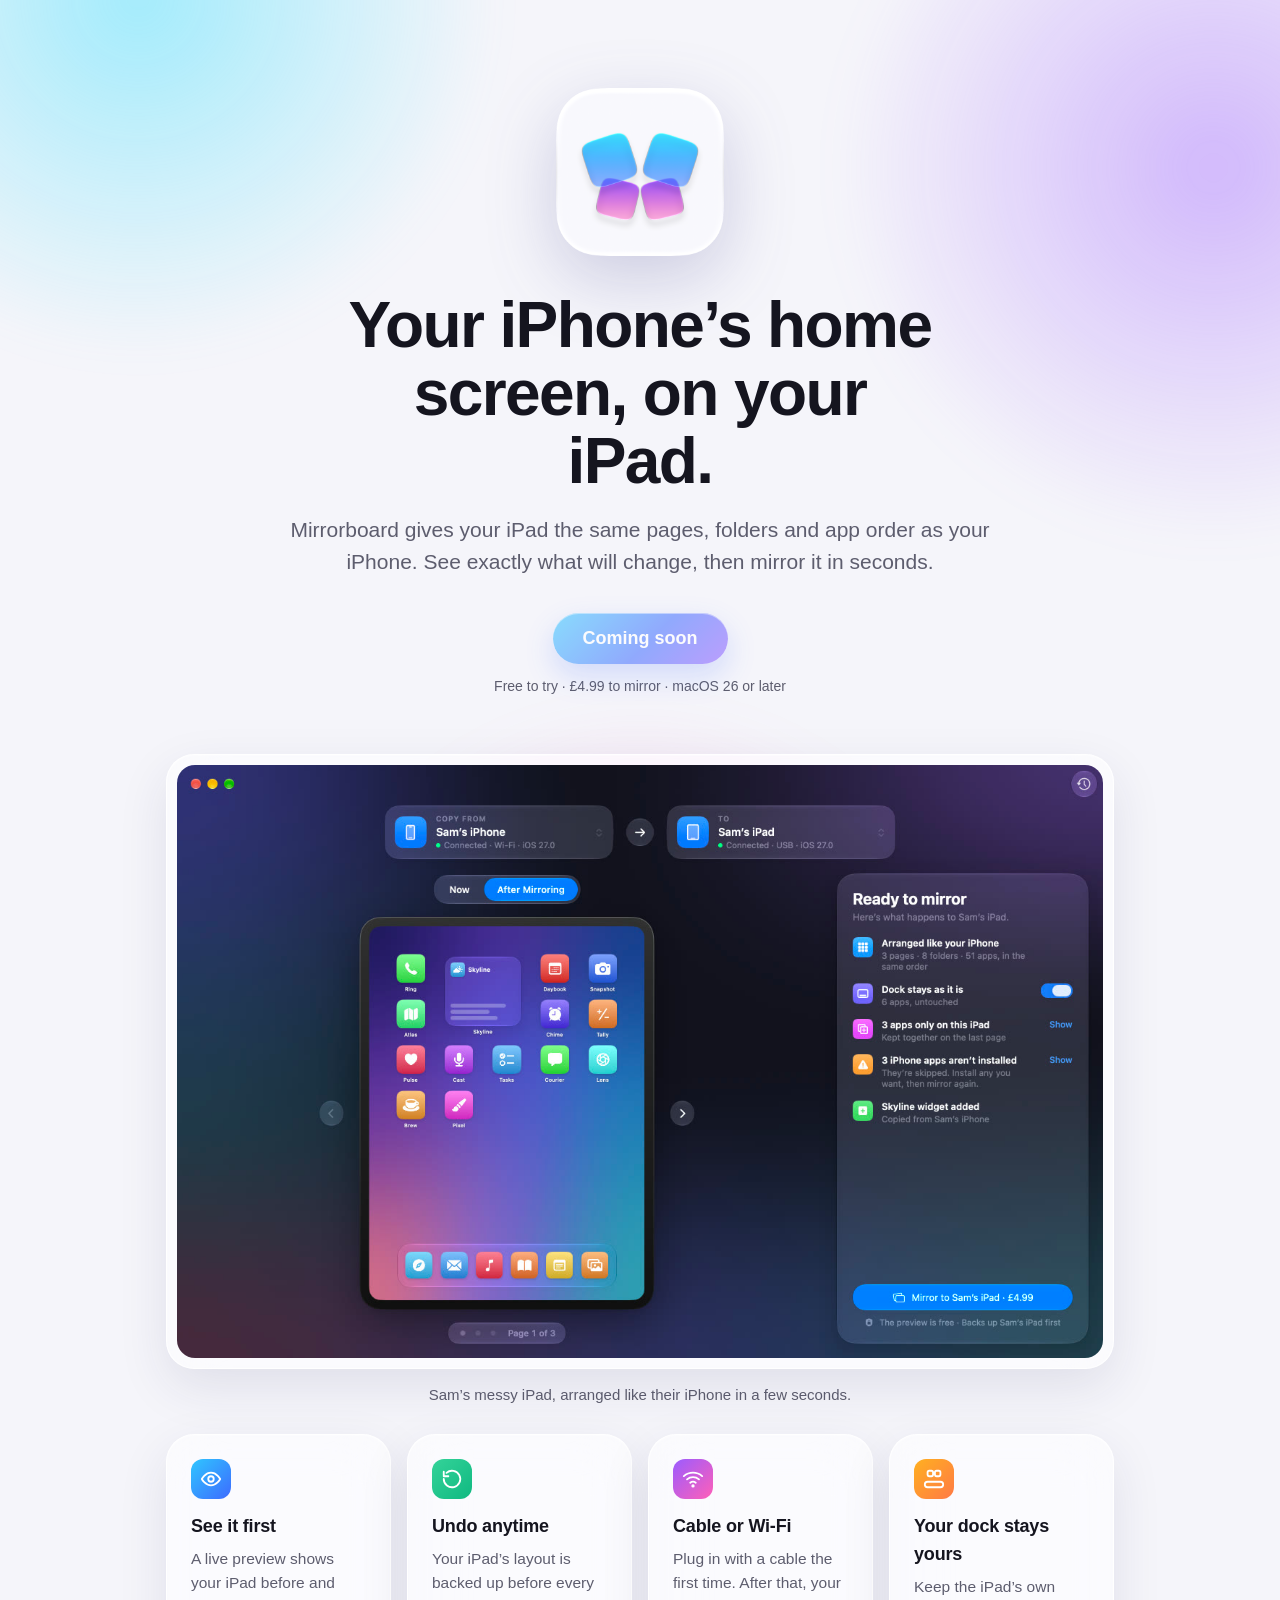
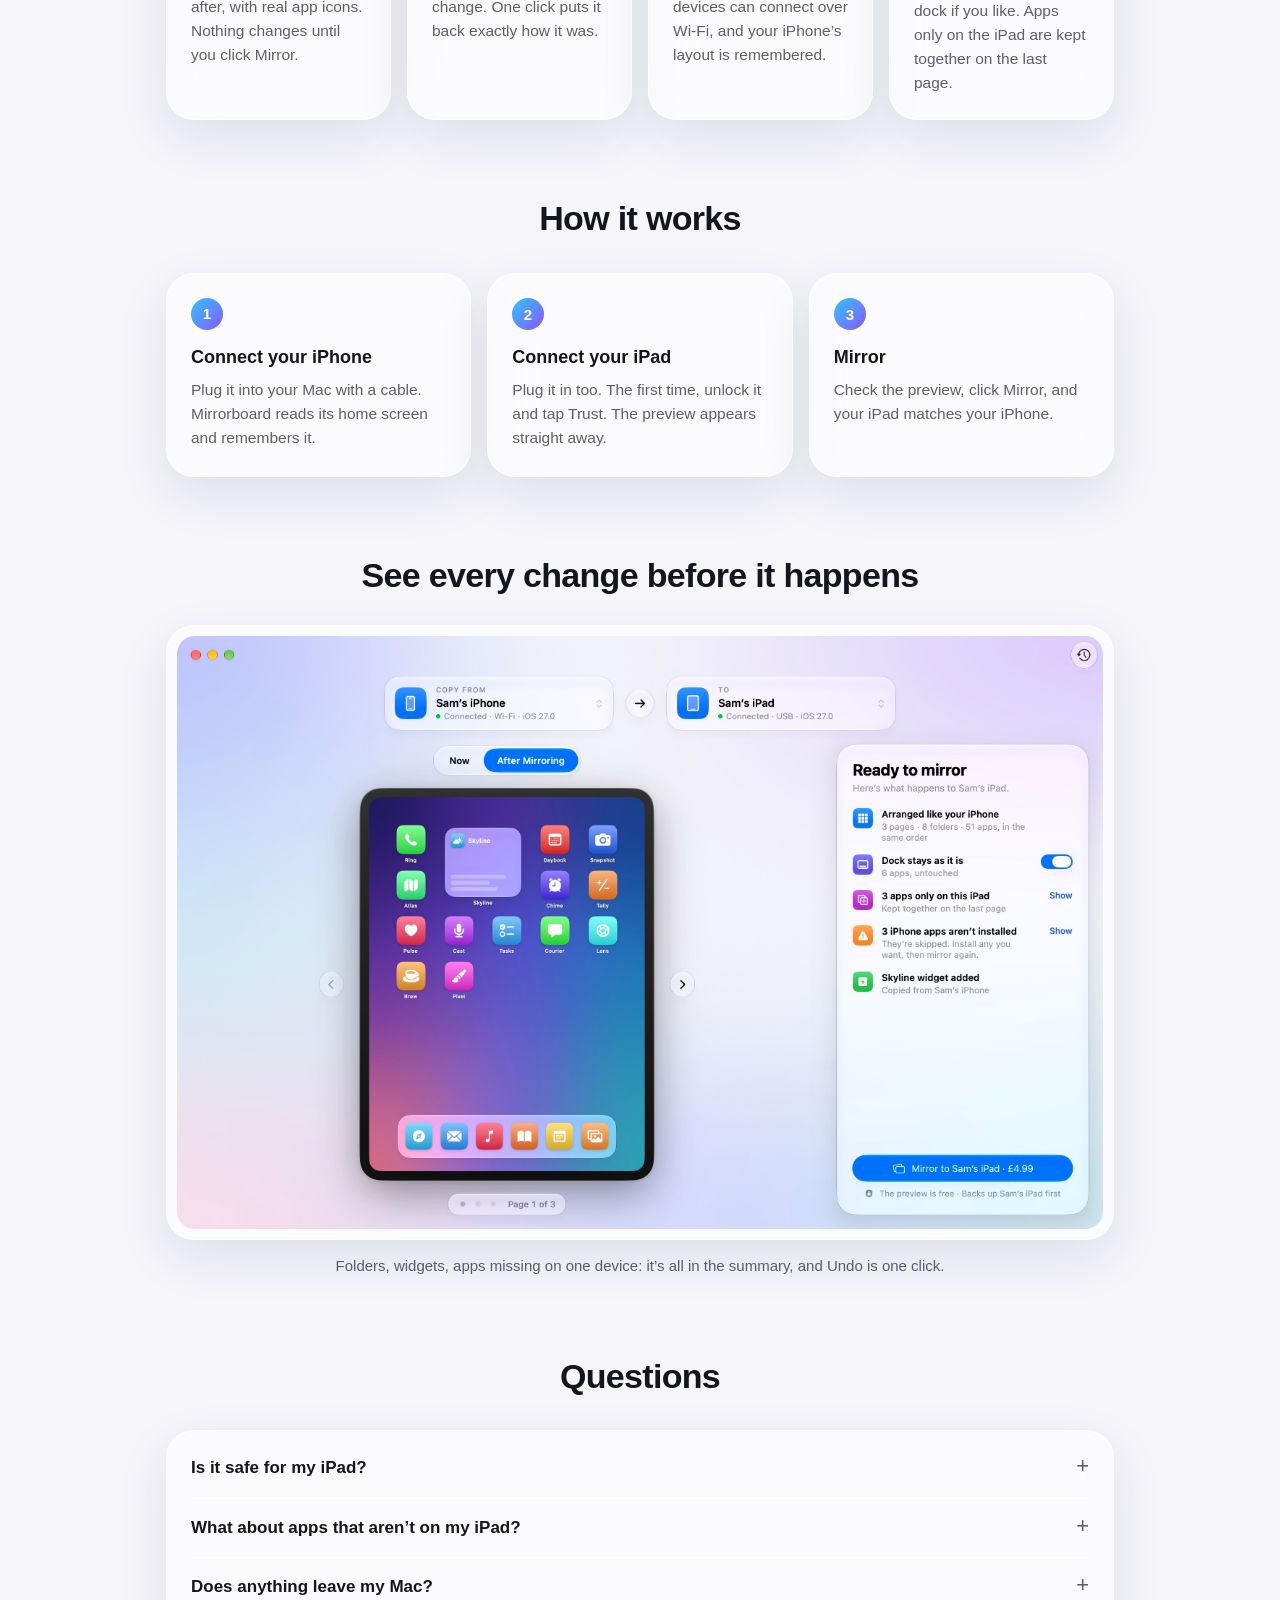
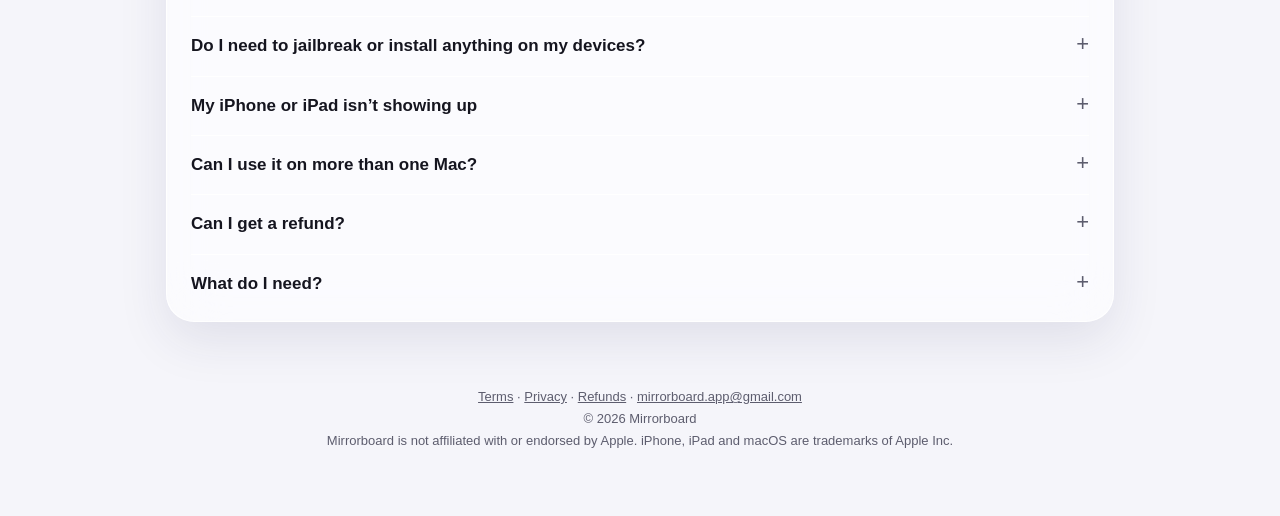
<file: index.html>
<!doctype html>
<html lang="en">
<head>
<meta charset="utf-8">
<meta name="viewport" content="width=device-width, initial-scale=1">
<title>Mirrorboard</title>
<meta name="description" content="Give your iPad the same home screen as your iPhone: the same pages, folders and app order. Preview it first, then mirror in seconds.">
<meta property="og:title" content="Mirrorboard">
<meta property="og:description" content="Your iPhone's home screen, on your iPad.">
<meta property="og:image" content="icon.png">
<link rel="icon" href="favicon.png">
<style>
  :root {
    --bg: #f5f5fa;
    --text: #15151f;
    --muted: #5d5d6e;
    --card: rgba(255, 255, 255, 0.58);
    --card-edge: rgba(255, 255, 255, 0.85);
    --shadow: 0 18px 50px rgba(40, 40, 90, 0.10);
    --blob-a: rgba(61, 224, 255, 0.45);
    --blob-b: rgba(155, 92, 255, 0.40);
    --blob-c: rgba(255, 95, 184, 0.30);
  }
  @media (prefers-color-scheme: dark) {
    :root {
      --bg: #0b0b12;
      --text: #f2f2f7;
      --muted: #a3a3b5;
      --card: rgba(255, 255, 255, 0.06);
      --card-edge: rgba(255, 255, 255, 0.14);
      --shadow: 0 18px 50px rgba(0, 0, 0, 0.45);
      --blob-a: rgba(61, 224, 255, 0.22);
      --blob-b: rgba(155, 92, 255, 0.26);
      --blob-c: rgba(255, 95, 184, 0.16);
    }
  }
  * { box-sizing: border-box; }
  html { -webkit-text-size-adjust: 100%; }
  body {
    margin: 0;
    background: var(--bg);
    color: var(--text);
    font: 17px/1.55 -apple-system, BlinkMacSystemFont, "SF Pro Text", "Helvetica Neue", sans-serif;
    -webkit-font-smoothing: antialiased;
    overflow-x: hidden;
  }
  /* soft colour behind everything, so the glass has something to catch */
  .glow {
    position: fixed; inset: -20vmax; z-index: -1; pointer-events: none;
    background:
      radial-gradient(40vmax 40vmax at 22% 18%, var(--blob-a), transparent 70%),
      radial-gradient(42vmax 42vmax at 82% 30%, var(--blob-b), transparent 70%),
      radial-gradient(38vmax 38vmax at 50% 92%, var(--blob-c), transparent 70%);
    filter: blur(20px);
  }
  main { max-width: 980px; margin: 0 auto; padding: 0 16px 64px; }
  .glass {
    background: var(--card);
    border: 1px solid var(--card-edge);
    box-shadow: var(--shadow), inset 0 1px 0 rgba(255, 255, 255, 0.35);
    backdrop-filter: blur(28px) saturate(170%);
    -webkit-backdrop-filter: blur(28px) saturate(170%);
    border-radius: 28px;
  }

  header { text-align: center; padding: 88px 0 56px; }
  .icon { width: 168px; height: 168px; filter: drop-shadow(0 22px 34px rgba(60, 60, 140, 0.22)); }
  h1 {
    font: 700 clamp(38px, 6.4vw, 64px)/1.06 -apple-system, BlinkMacSystemFont, "SF Pro Display", sans-serif;
    letter-spacing: -0.025em; margin: 28px auto 18px; max-width: 17ch;
  }
  .lede { color: var(--muted); font-size: clamp(18px, 2.2vw, 21px); max-width: 34em; margin: 0 auto; }
  .cta { margin-top: 34px; display: flex; flex-direction: column; align-items: center; gap: 12px; }
  .button {
    display: inline-flex; align-items: center; gap: 10px;
    padding: 15px 30px; border-radius: 999px; border: 0;
    font: 600 18px -apple-system, BlinkMacSystemFont, sans-serif; color: #fff; text-decoration: none;
    background: linear-gradient(135deg, #2fc6ff, #3d6bff 55%, #8b55ff);
    box-shadow: 0 12px 30px rgba(61, 107, 255, 0.35), inset 0 1px 0 rgba(255, 255, 255, 0.45);
    transition: transform 0.15s ease, box-shadow 0.15s ease;
  }
  .button:hover { transform: translateY(-1px); box-shadow: 0 16px 36px rgba(61, 107, 255, 0.42), inset 0 1px 0 rgba(255, 255, 255, 0.45); }
  .button[aria-disabled="true"] { opacity: 0.55; pointer-events: none; }
  .fine { color: var(--muted); font-size: 14px; }

  section { margin-top: 28px; }
  /* the card hugs the window: its corner is the window's corner plus the gap between them */
  .showcase { --gap: clamp(5px, 1.1vw, 10px); --inner: clamp(7px, 2vw, 18px); padding: var(--gap); margin-top: 0; border-radius: calc(var(--inner) + var(--gap)); }
  .showcase video, .showcase img { display: block; width: 100%; height: auto; border-radius: var(--inner); }
  .caption { text-align: center; color: var(--muted); font-size: 15px; margin: 14px 0 0; }
  .features { display: grid; grid-template-columns: repeat(auto-fit, minmax(210px, 1fr)); gap: 16px; }
  .feature { padding: 24px; }
  .feature .symbol {
    width: 40px; height: 40px; border-radius: 12px; display: grid; place-items: center;
    color: #fff; margin-bottom: 14px;
  }
  .feature .symbol svg { width: 22px; height: 22px; fill: none; stroke: currentColor; stroke-width: 2; stroke-linecap: round; stroke-linejoin: round; }
  .feature h3 { margin: 0 0 6px; font-size: 18px; letter-spacing: -0.01em; }
  .feature p { margin: 0; color: var(--muted); font-size: 15.5px; }

  h2 { font-size: clamp(26px, 3.4vw, 34px); letter-spacing: -0.02em; text-align: center; margin: 72px 0 24px; }
  .steps { display: grid; grid-template-columns: repeat(auto-fit, minmax(240px, 1fr)); gap: 16px; counter-reset: step; }
  .step { padding: 24px 24px 26px; position: relative; }
  .step::before {
    counter-increment: step; content: counter(step);
    display: grid; place-items: center; width: 32px; height: 32px; border-radius: 50%;
    background: linear-gradient(135deg, #2fc6ff, #8b55ff); color: #fff; font-weight: 700; font-size: 15px; margin-bottom: 14px;
  }
  .step h3 { margin: 0 0 6px; font-size: 18px; }
  .step p { margin: 0; color: var(--muted); font-size: 15.5px; }

  .faq { padding: 8px 24px; }
  details { border-bottom: 1px solid var(--card-edge); padding: 16px 0; }
  details:last-child { border-bottom: 0; }
  summary { cursor: pointer; font-weight: 600; list-style: none; display: flex; justify-content: space-between; gap: 16px; }
  summary::-webkit-details-marker { display: none; }
  summary::after { content: "+"; color: var(--muted); font-weight: 400; font-size: 22px; line-height: 1; }
  details[open] summary::after { content: "–"; }
  details p { color: var(--muted); margin: 10px 0 0; font-size: 15.5px; }

  footer { text-align: center; color: var(--muted); font-size: 13px; margin-top: 64px; line-height: 1.7; }
  footer a { color: inherit; }
</style>
</head>
<body>
<div class="glow"></div>
<main>
  <header>
    <picture>
      <source srcset="icon-dark.png" media="(prefers-color-scheme: dark)">
      <img class="icon" src="icon.png" alt="Mirrorboard icon">
    </picture>
    <h1>Your iPhone’s home screen, on your iPad.</h1>
    <p class="lede">Mirrorboard gives your iPad the same pages, folders and app order as your iPhone. See exactly what will change, then mirror it in seconds.</p>
    <div class="cta">
      <a class="button" id="download" href="#" aria-disabled="true">Coming soon</a>
      <span class="fine" id="download-note">Free to try · £4.99 to mirror · macOS 26 or later</span>
    </div>
  </header>

  <section class="showcase glass">
    <video id="demo" autoplay muted loop playsinline poster="demo-poster.jpg"
           aria-label="Mirrorboard previewing an iPad, rearranging its home screen to match an iPhone, then mirroring it">
      <source src="demo.mp4" type="video/mp4">
    </video>
  </section>
  <p class="caption">Sam’s messy iPad, arranged like their iPhone in a few seconds.</p>

  <section class="features">
    <div class="feature glass">
      <div class="symbol" style="background: linear-gradient(135deg, #2fc6ff, #3d6bff)"><svg viewBox="0 0 24 24"><path d="M2 12s3.6-7 10-7 10 7 10 7-3.6 7-10 7S2 12 2 12z"/><circle cx="12" cy="12" r="3"/></svg></div>
      <h3>See it first</h3>
      <p>A live preview shows your iPad before and after, with real app icons. Nothing changes until you click Mirror.</p>
    </div>
    <div class="feature glass">
      <div class="symbol" style="background: linear-gradient(135deg, #34d399, #10b981)"><svg viewBox="0 0 24 24"><path d="M3 12a9 9 0 1 0 3-6.7"/><path d="M3 4v5h5"/></svg></div>
      <h3>Undo anytime</h3>
      <p>Your iPad’s layout is backed up before every change. One click puts it back exactly how it was.</p>
    </div>
    <div class="feature glass">
      <div class="symbol" style="background: linear-gradient(135deg, #9b5cff, #ff5fb8)"><svg viewBox="0 0 24 24"><path d="M2 8.8a15 15 0 0 1 20 0"/><path d="M5.5 12.4a10 10 0 0 1 13 0"/><path d="M9 16a5 5 0 0 1 6 0"/><circle cx="12" cy="19.5" r="0.8"/></svg></div>
      <h3>Cable or Wi‑Fi</h3>
      <p>Plug in with a cable the first time. After that, your devices can connect over Wi‑Fi, and your iPhone’s layout is remembered.</p>
    </div>
    <div class="feature glass">
      <div class="symbol" style="background: linear-gradient(135deg, #ffb020, #ff7a45)"><svg viewBox="0 0 24 24"><rect x="2" y="15" width="20" height="6" rx="3"/><rect x="5" y="3" width="6" height="6" rx="1.8"/><rect x="13" y="3" width="6" height="6" rx="1.8"/></svg></div>
      <h3>Your dock stays yours</h3>
      <p>Keep the iPad’s own dock if you like. Apps only on the iPad are kept together on the last page.</p>
    </div>
  </section>

  <h2>How it works</h2>
  <section class="steps">
    <div class="step glass"><h3>Connect your iPhone</h3><p>Plug it into your Mac with a cable. Mirrorboard reads its home screen and remembers it.</p></div>
    <div class="step glass"><h3>Connect your iPad</h3><p>Plug it in too. The first time, unlock it and tap Trust. The preview appears straight away.</p></div>
    <div class="step glass"><h3>Mirror</h3><p>Check the preview, click Mirror, and your iPad matches your iPhone.</p></div>
  </section>

  <h2>See every change before it happens</h2>
  <section class="showcase glass">
    <picture>
      <source srcset="screenshot-dark.jpg" media="(prefers-color-scheme: dark)">
      <img src="screenshot-light.jpg" alt="Mirrorboard showing an iPad's home screen after mirroring, with a summary of what will change" loading="lazy">
    </picture>
  </section>
  <p class="caption">Folders, widgets, apps missing on one device: it’s all in the summary, and Undo is one click.</p>

  <h2>Questions</h2>
  <section class="faq glass">
    <details>
      <summary>Is it safe for my iPad?</summary>
      <p>Mirrorboard only rearranges icons on the home screen; it never deletes apps or data. It saves a backup of the layout before every change, and Undo restores it.</p>
    </details>
    <details>
      <summary>What about apps that aren’t on my iPad?</summary>
      <p>They’re skipped, and Mirrorboard lists them for you. Install any you want, then mirror again to put them in their folders.</p>
    </details>
    <details>
      <summary>Does anything leave my Mac?</summary>
      <p>No. Your devices talk to your Mac directly. The only time Mirrorboard goes online is to check your licence and look for updates.</p>
    </details>
    <details>
      <summary>Do I need to jailbreak or install anything on my devices?</summary>
      <p>No. Mirrorboard uses the same connection your Mac already uses for Finder sync.</p>
    </details>
    <details>
      <summary>My iPhone or iPad isn’t showing up</summary>
      <p>The first time, connect it with a cable, unlock it and tap Trust. After that, Mirrorboard can offer to connect it over Wi‑Fi. Over Wi‑Fi, keep it on the same network as your Mac and either unlocked or charging: locked on battery, it drops off after a few seconds. If it still doesn’t appear, turn its Wi‑Fi off and on, or plug it in. A cable works even while it’s locked, except just after a restart, when it needs unlocking once.</p>
    </details>
    <details>
      <summary>Can I use it on more than one Mac?</summary>
      <p>Yes, one purchase works on up to three Macs. You can move it between them at any time.</p>
    </details>
    <details>
      <summary>Can I get a refund?</summary>
      <p>The preview is free, so you can see exactly what Mirrorboard will do before you buy; sales are final after that. If it doesn’t work with your devices, email <a href="mailto:mirrorboard.app@gmail.com">mirrorboard.app@gmail.com</a> and we’ll fix it or refund you. See the <a href="refunds.html">refund policy</a>.</p>
    </details>
    <details>
      <summary>What do I need?</summary>
      <p>A Mac with macOS 26 or later, and an iPhone and iPad on a recent version of iOS and iPadOS.</p>
    </details>
  </section>

  <footer>
    <a href="terms.html">Terms</a> · <a href="privacy.html">Privacy</a> · <a href="refunds.html">Refunds</a> · <a href="mailto:mirrorboard.app@gmail.com">mirrorboard.app@gmail.com</a><br>
    © 2026 Mirrorboard<br>
    Mirrorboard is not affiliated with or endorsed by Apple. iPhone, iPad and macOS are trademarks of Apple Inc.
  </footer>
</main>
<script>
  // people who prefer less motion get a still frame and the controls instead
  if (matchMedia("(prefers-reduced-motion: reduce)").matches) {
    const video = document.getElementById("demo");
    video.removeAttribute("autoplay");
    video.pause();
    video.controls = true;
  }
  // The button turns on by itself once the first release is published.
  fetch("https://api.github.com/repos/alisiddiq/mirrorboard-releases/releases/latest")
    .then(r => r.ok ? r.json() : Promise.reject())
    .then(release => {
      const dmg = (release.assets || []).find(a => a.name.endsWith(".dmg"));
      if (!dmg) return;
      const button = document.getElementById("download");
      button.href = dmg.browser_download_url;
      button.textContent = "Download for Mac";
      button.removeAttribute("aria-disabled");
      document.getElementById("download-note").textContent =
        `Version ${release.tag_name.replace(/^v/, "")} · Free to try · £4.99 to mirror · macOS 26 or later`;
    })
    .catch(() => {});
</script>
</body>
</html>
</file>
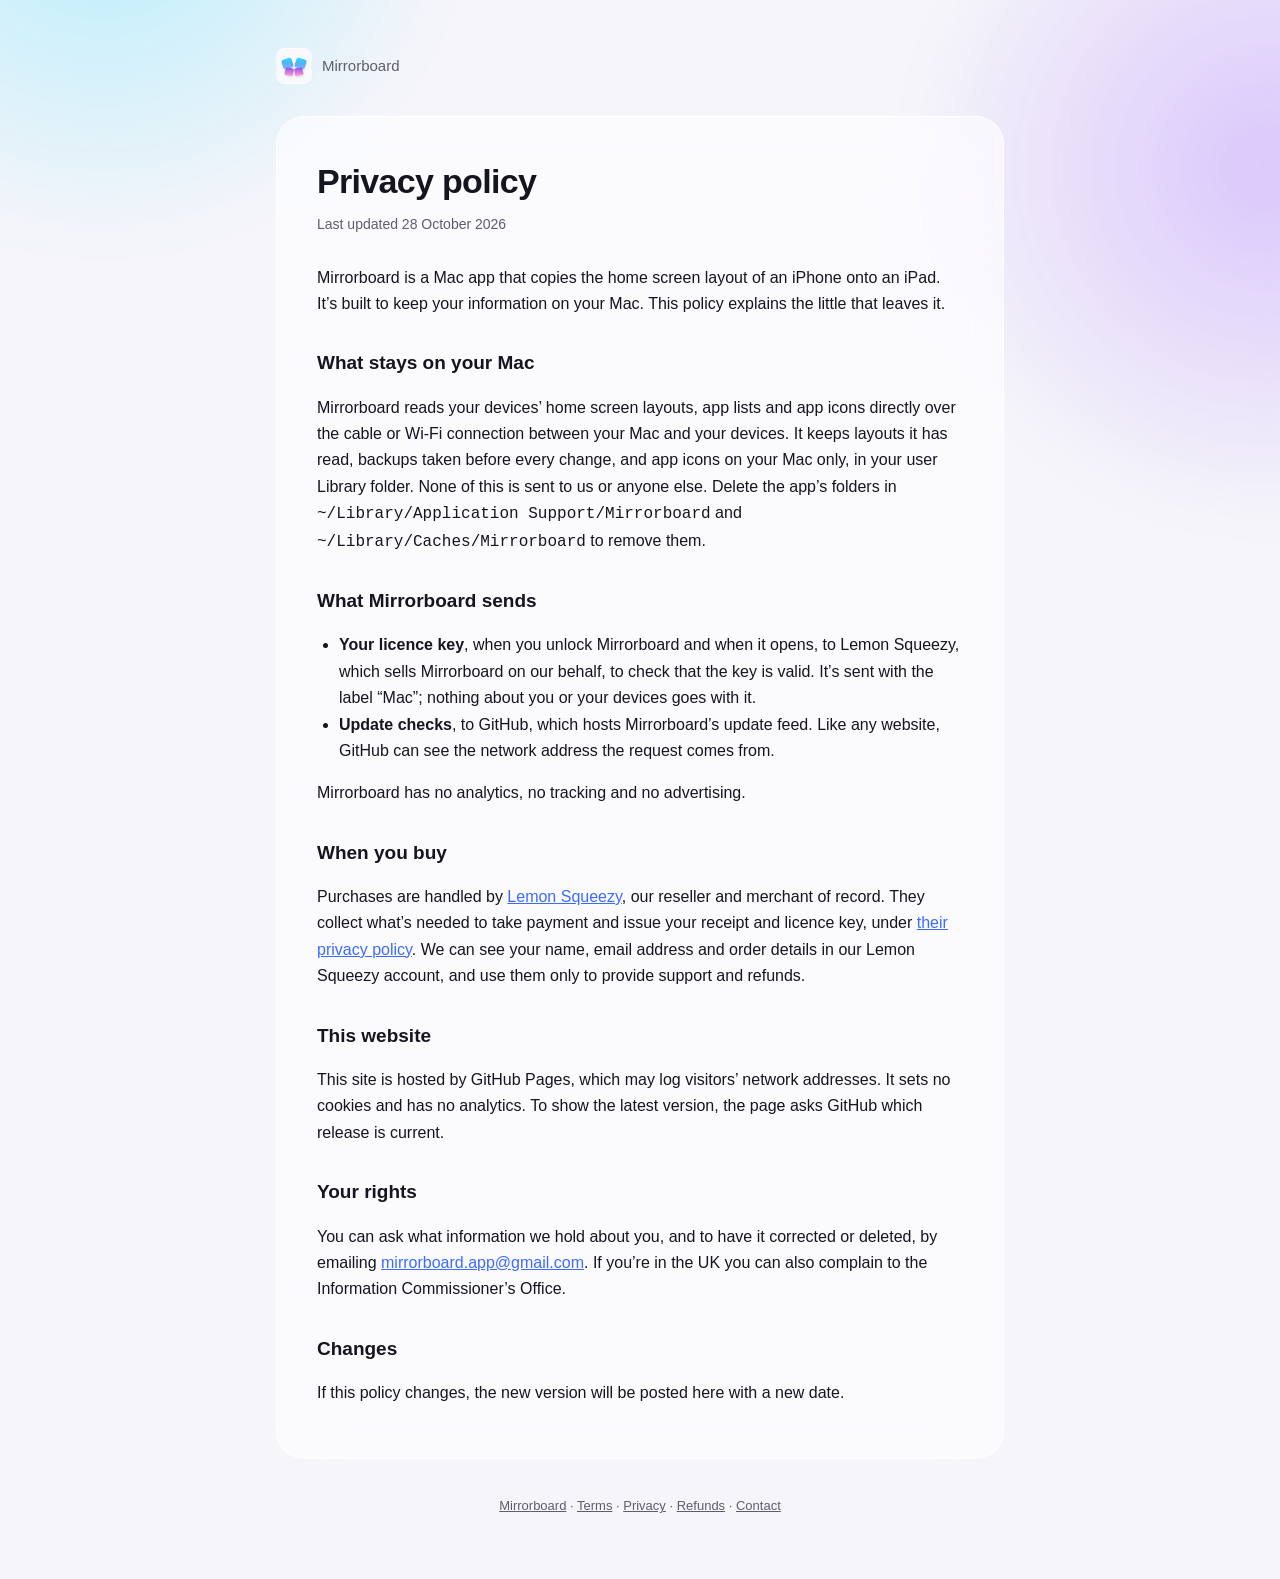
<file: privacy.html>
<!doctype html>
<html lang="en">
<head>
<meta charset="utf-8">
<meta name="viewport" content="width=device-width, initial-scale=1">
<title>Privacy · Mirrorboard</title>
<link rel="icon" href="favicon.png">
<link rel="stylesheet" href="page.css">
</head>
<body>
<main>
  <a class="back" href="./"><img src="icon.png" alt="">Mirrorboard</a>
  <article>
    <h1>Privacy policy</h1>
    <p class="updated">Last updated 28 October 2026</p>

    <p>Mirrorboard is a Mac app that copies the home screen layout of an iPhone onto an iPad. It’s built to keep your information on your Mac. This policy explains the little that leaves it.</p>

    <h2>What stays on your Mac</h2>
    <p>Mirrorboard reads your devices’ home screen layouts, app lists and app icons directly over the cable or Wi‑Fi connection between your Mac and your devices. It keeps layouts it has read, backups taken before every change, and app icons on your Mac only, in your user Library folder. None of this is sent to us or anyone else. Delete the app’s folders in <code>~/Library/Application Support/Mirrorboard</code> and <code>~/Library/Caches/Mirrorboard</code> to remove them.</p>

    <h2>What Mirrorboard sends</h2>
    <ul>
      <li><strong>Your licence key</strong>, when you unlock Mirrorboard and when it opens, to Lemon Squeezy, which sells Mirrorboard on our behalf, to check that the key is valid. It’s sent with the label “Mac”; nothing about you or your devices goes with it.</li>
      <li><strong>Update checks</strong>, to GitHub, which hosts Mirrorboard’s update feed. Like any website, GitHub can see the network address the request comes from.</li>
    </ul>
    <p>Mirrorboard has no analytics, no tracking and no advertising.</p>

    <h2>When you buy</h2>
    <p>Purchases are handled by <a href="https://www.lemonsqueezy.com">Lemon Squeezy</a>, our reseller and merchant of record. They collect what’s needed to take payment and issue your receipt and licence key, under <a href="https://www.lemonsqueezy.com/privacy">their privacy policy</a>. We can see your name, email address and order details in our Lemon Squeezy account, and use them only to provide support and refunds.</p>

    <h2>This website</h2>
    <p>This site is hosted by GitHub Pages, which may log visitors’ network addresses. It sets no cookies and has no analytics. To show the latest version, the page asks GitHub which release is current.</p>

    <h2>Your rights</h2>
    <p>You can ask what information we hold about you, and to have it corrected or deleted, by emailing <a href="mailto:mirrorboard.app@gmail.com">mirrorboard.app@gmail.com</a>. If you’re in the UK you can also complain to the Information Commissioner’s Office.</p>

    <h2>Changes</h2>
    <p>If this policy changes, the new version will be posted here with a new date.</p>
  </article>
  <footer><a href="./">Mirrorboard</a> · <a href="terms.html">Terms</a> · <a href="privacy.html">Privacy</a> · <a href="refunds.html">Refunds</a> · <a href="mailto:mirrorboard.app@gmail.com">Contact</a></footer>
</main>
</body>
</html>
</file>
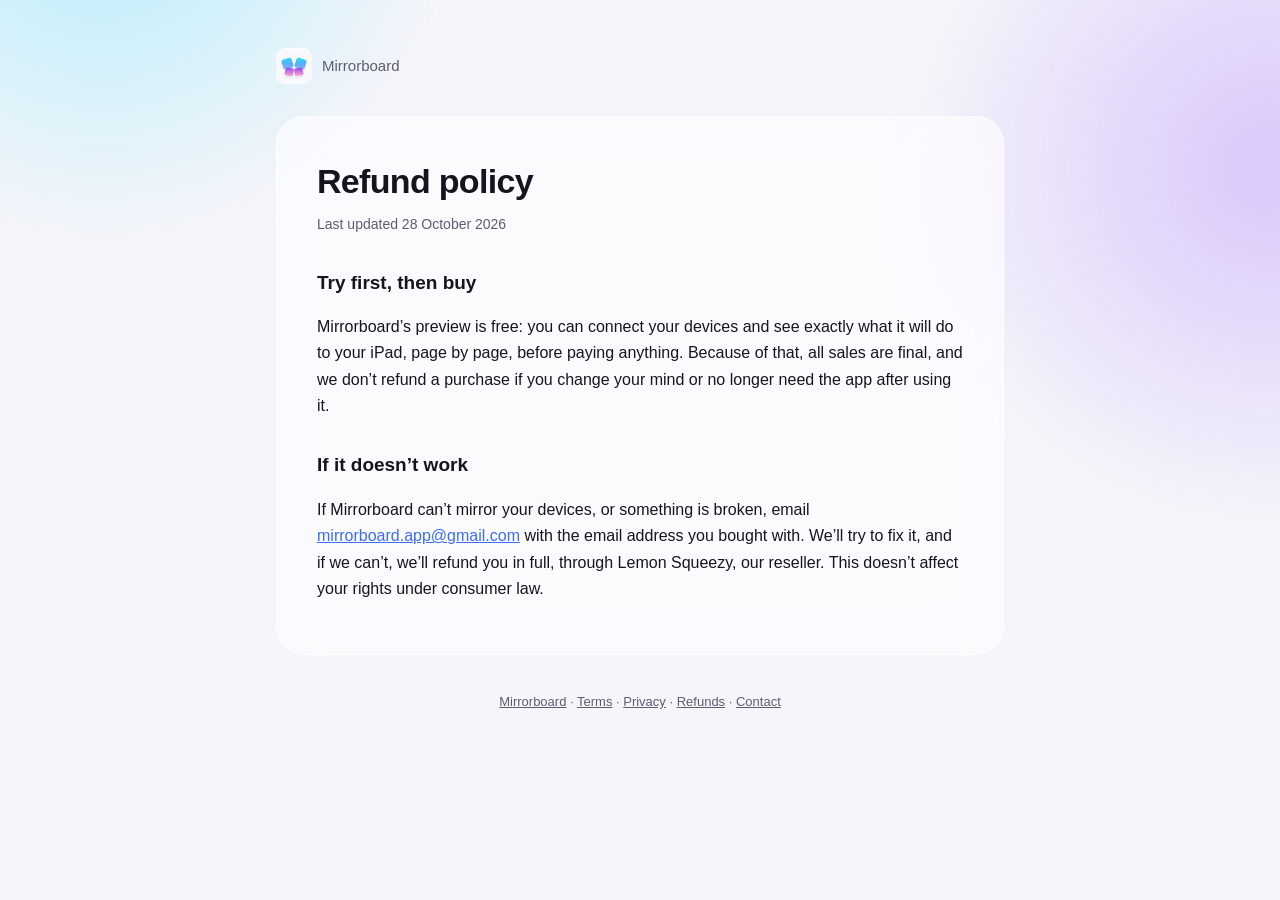
<file: refunds.html>
<!doctype html>
<html lang="en">
<head>
<meta charset="utf-8">
<meta name="viewport" content="width=device-width, initial-scale=1">
<title>Refunds · Mirrorboard</title>
<link rel="icon" href="favicon.png">
<link rel="stylesheet" href="page.css">
</head>
<body>
<main>
  <a class="back" href="./"><img src="icon.png" alt="">Mirrorboard</a>
  <article>
    <h1>Refund policy</h1>
    <p class="updated">Last updated 28 October 2026</p>

    <h2>Try first, then buy</h2>
    <p>Mirrorboard’s preview is free: you can connect your devices and see exactly what it will do to your iPad, page by page, before paying anything. Because of that, all sales are final, and we don’t refund a purchase if you change your mind or no longer need the app after using it.</p>

    <h2>If it doesn’t work</h2>
    <p>If Mirrorboard can’t mirror your devices, or something is broken, email <a href="mailto:mirrorboard.app@gmail.com">mirrorboard.app@gmail.com</a> with the email address you bought with. We’ll try to fix it, and if we can’t, we’ll refund you in full, through Lemon Squeezy, our reseller. This doesn’t affect your rights under consumer law.</p>
  </article>
  <footer><a href="./">Mirrorboard</a> · <a href="terms.html">Terms</a> · <a href="privacy.html">Privacy</a> · <a href="refunds.html">Refunds</a> · <a href="mailto:mirrorboard.app@gmail.com">Contact</a></footer>
</main>
</body>
</html>
</file>
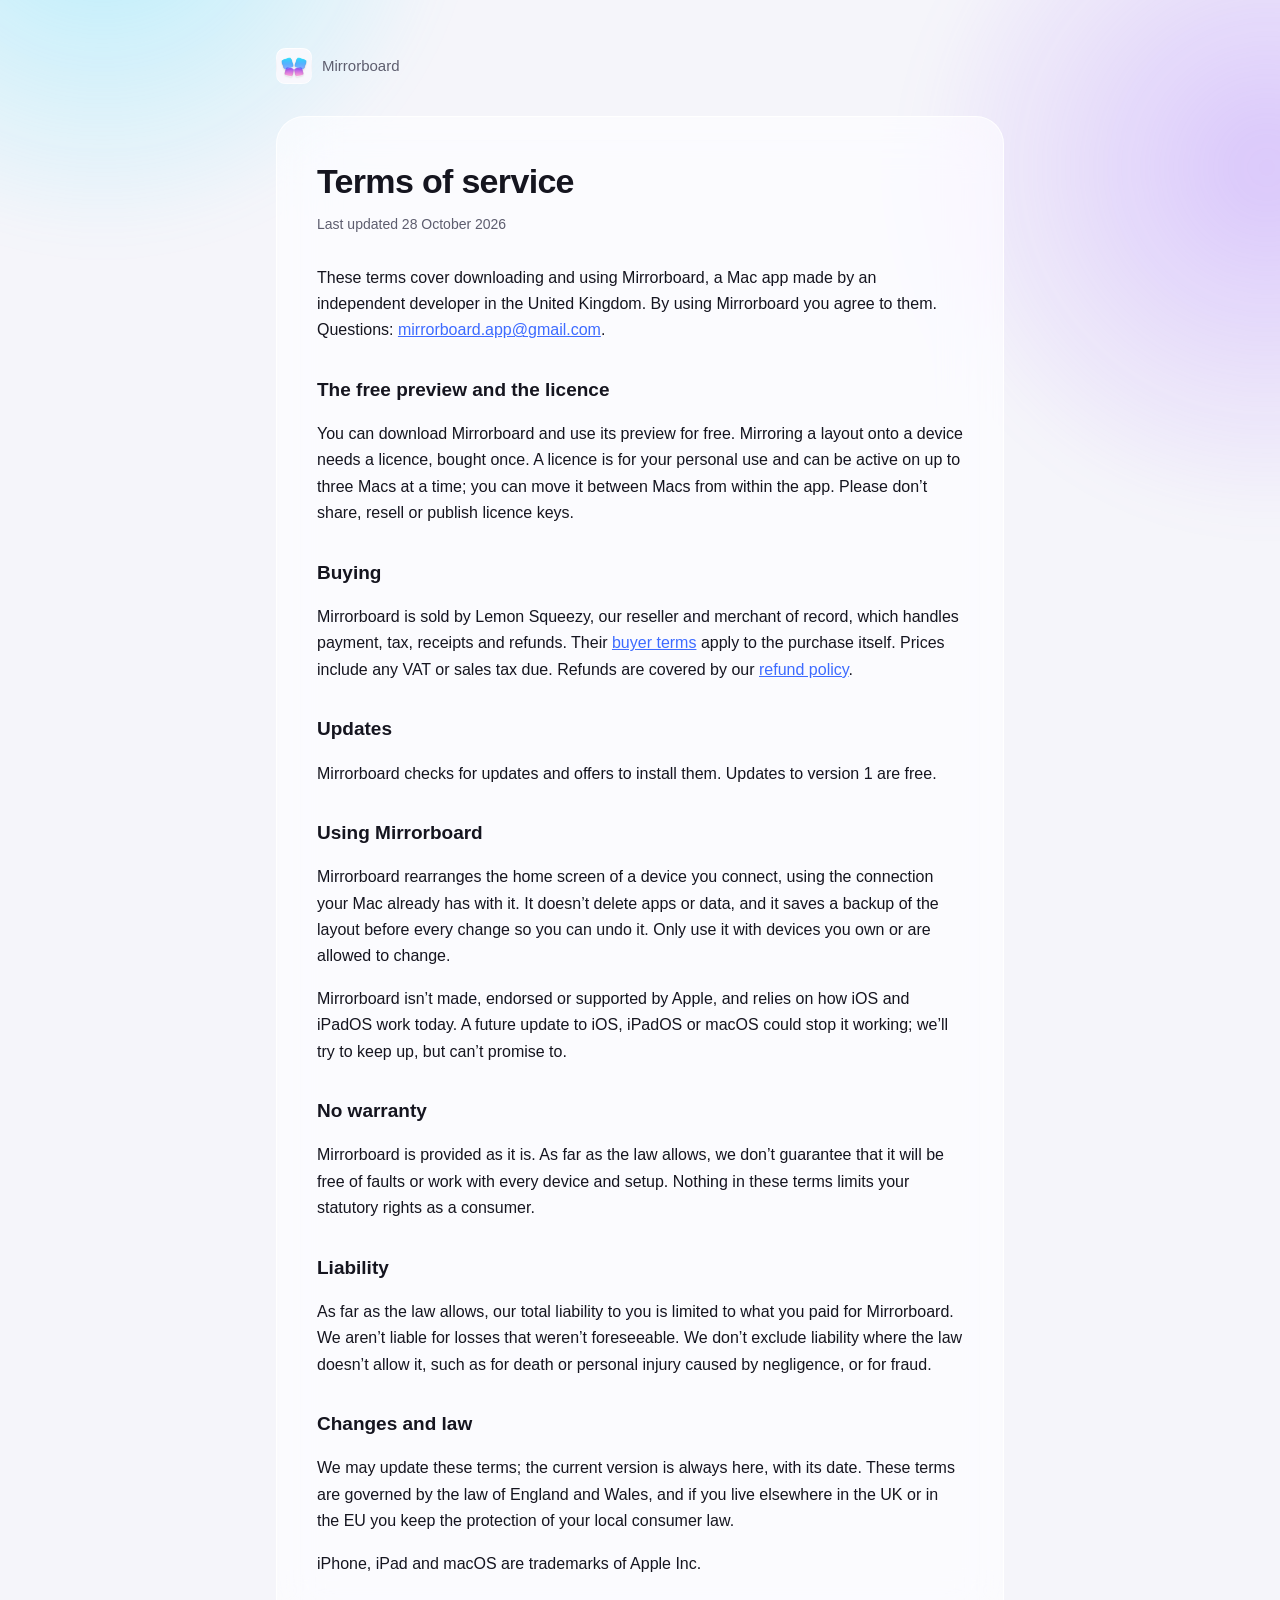
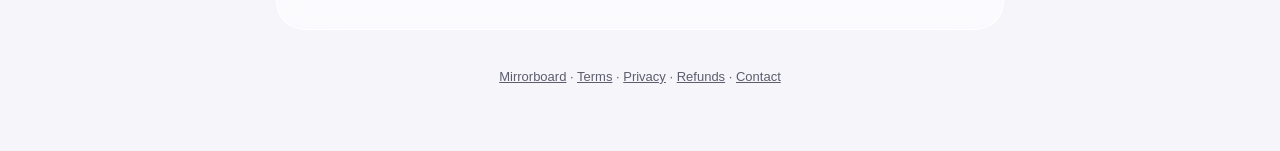
<file: terms.html>
<!doctype html>
<html lang="en">
<head>
<meta charset="utf-8">
<meta name="viewport" content="width=device-width, initial-scale=1">
<title>Terms · Mirrorboard</title>
<link rel="icon" href="favicon.png">
<link rel="stylesheet" href="page.css">
</head>
<body>
<main>
  <a class="back" href="./"><img src="icon.png" alt="">Mirrorboard</a>
  <article>
    <h1>Terms of service</h1>
    <p class="updated">Last updated 28 October 2026</p>

    <p>These terms cover downloading and using Mirrorboard, a Mac app made by an independent developer in the United Kingdom. By using Mirrorboard you agree to them. Questions: <a href="mailto:mirrorboard.app@gmail.com">mirrorboard.app@gmail.com</a>.</p>

    <h2>The free preview and the licence</h2>
    <p>You can download Mirrorboard and use its preview for free. Mirroring a layout onto a device needs a licence, bought once. A licence is for your personal use and can be active on up to three Macs at a time; you can move it between Macs from within the app. Please don’t share, resell or publish licence keys.</p>

    <h2>Buying</h2>
    <p>Mirrorboard is sold by Lemon Squeezy, our reseller and merchant of record, which handles payment, tax, receipts and refunds. Their <a href="https://www.lemonsqueezy.com/buyer-terms">buyer terms</a> apply to the purchase itself. Prices include any VAT or sales tax due. Refunds are covered by our <a href="refunds.html">refund policy</a>.</p>

    <h2>Updates</h2>
    <p>Mirrorboard checks for updates and offers to install them. Updates to version 1 are free.</p>

    <h2>Using Mirrorboard</h2>
    <p>Mirrorboard rearranges the home screen of a device you connect, using the connection your Mac already has with it. It doesn’t delete apps or data, and it saves a backup of the layout before every change so you can undo it. Only use it with devices you own or are allowed to change.</p>
    <p>Mirrorboard isn’t made, endorsed or supported by Apple, and relies on how iOS and iPadOS work today. A future update to iOS, iPadOS or macOS could stop it working; we’ll try to keep up, but can’t promise to.</p>

    <h2>No warranty</h2>
    <p>Mirrorboard is provided as it is. As far as the law allows, we don’t guarantee that it will be free of faults or work with every device and setup. Nothing in these terms limits your statutory rights as a consumer.</p>

    <h2>Liability</h2>
    <p>As far as the law allows, our total liability to you is limited to what you paid for Mirrorboard. We aren’t liable for losses that weren’t foreseeable. We don’t exclude liability where the law doesn’t allow it, such as for death or personal injury caused by negligence, or for fraud.</p>

    <h2>Changes and law</h2>
    <p>We may update these terms; the current version is always here, with its date. These terms are governed by the law of England and Wales, and if you live elsewhere in the UK or in the EU you keep the protection of your local consumer law.</p>

    <p>iPhone, iPad and macOS are trademarks of Apple Inc.</p>
  </article>
  <footer><a href="./">Mirrorboard</a> · <a href="terms.html">Terms</a> · <a href="privacy.html">Privacy</a> · <a href="refunds.html">Refunds</a> · <a href="mailto:mirrorboard.app@gmail.com">Contact</a></footer>
</main>
</body>
</html>
</file>
<file: page.css>
/* Shared look for the policy pages: the product page's background and glass. */
:root {
  --bg: #f5f5fa;
  --text: #15151f;
  --muted: #5d5d6e;
  --card: rgba(255, 255, 255, 0.58);
  --card-edge: rgba(255, 255, 255, 0.85);
  --blob-a: rgba(61, 224, 255, 0.35);
  --blob-b: rgba(155, 92, 255, 0.30);
  --link: #3d6bff;
}
@media (prefers-color-scheme: dark) {
  :root {
    --bg: #0b0b12;
    --text: #f2f2f7;
    --muted: #a3a3b5;
    --card: rgba(255, 255, 255, 0.06);
    --card-edge: rgba(255, 255, 255, 0.14);
    --blob-a: rgba(61, 224, 255, 0.18);
    --blob-b: rgba(155, 92, 255, 0.22);
    --link: #7c9bff;
  }
}
* { box-sizing: border-box; }
body {
  margin: 0;
  background: var(--bg);
  color: var(--text);
  font: 16px/1.65 -apple-system, BlinkMacSystemFont, "SF Pro Text", "Helvetica Neue", sans-serif;
  -webkit-font-smoothing: antialiased;
}
body::before {
  content: ""; position: fixed; inset: -20vmax; z-index: -1; pointer-events: none;
  background:
    radial-gradient(40vmax 40vmax at 20% 10%, var(--blob-a), transparent 70%),
    radial-gradient(40vmax 40vmax at 85% 30%, var(--blob-b), transparent 70%);
  filter: blur(20px);
}
main { max-width: 760px; margin: 0 auto; padding: 48px 16px 64px; }
.back { display: inline-flex; align-items: center; gap: 10px; color: var(--muted); text-decoration: none; font-size: 15px; }
.back img { width: 36px; height: 36px; }
article {
  margin-top: 24px; padding: 36px 40px;
  background: var(--card); border: 1px solid var(--card-edge); border-radius: 28px;
  backdrop-filter: blur(28px) saturate(170%); -webkit-backdrop-filter: blur(28px) saturate(170%);
}
@media (max-width: 600px) { article { padding: 24px 20px; } }
h1 { font-size: 34px; letter-spacing: -0.02em; margin: 0 0 4px; }
.updated { color: var(--muted); font-size: 14px; margin: 0 0 28px; }
h2 { font-size: 19px; margin: 30px 0 8px; }
p, li { color: var(--text); }
ul { padding-left: 22px; }
a { color: var(--link); }
footer { text-align: center; color: var(--muted); font-size: 13px; margin-top: 36px; }
footer a { color: inherit; }
</file>
